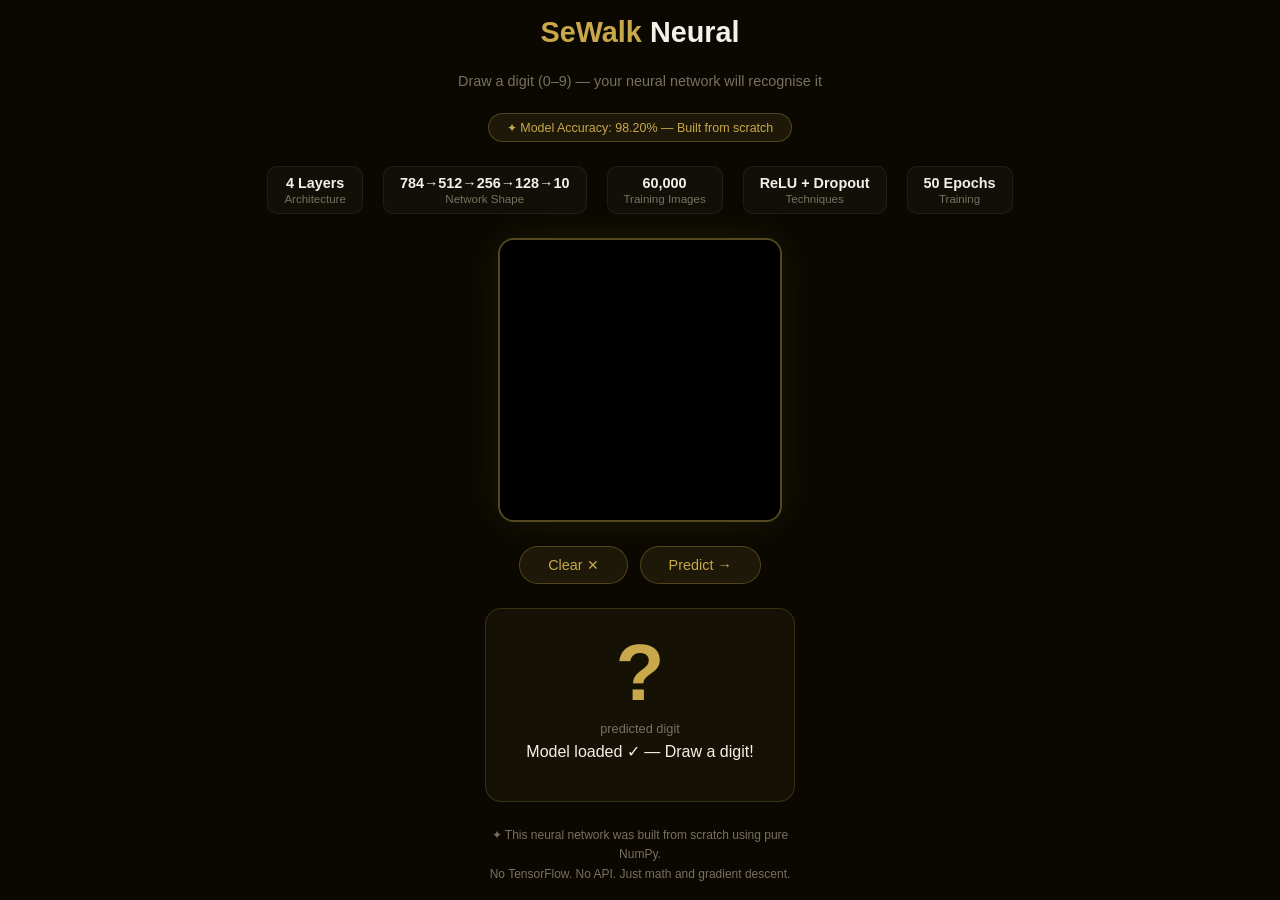
<file: public/neural.html>
<!DOCTYPE html>
<html lang="en">
<head>
<meta charset="UTF-8"/>
<title>SeWalk Neural — Draw a Digit</title>
<style>
  * { margin: 0; padding: 0; box-sizing: border-box; }
  body {
    background: #0a0800;
    color: #f5f0e8;
    font-family: 'Segoe UI', sans-serif;
    display: flex;
    flex-direction: column;
    align-items: center;
    justify-content: center;
    min-height: 100vh;
    gap: 24px;
  }
  h1 { color: #c9a84c; font-size: 1.8rem; }
  h1 span { color: #f5f0e8; }
  .subtitle { color: #7a7060; font-size: 0.9rem; }
  .accuracy-badge {
    background: rgba(201,168,76,0.1);
    border: 1px solid rgba(201,168,76,0.3);
    border-radius: 99px;
    padding: 6px 18px;
    font-size: 0.78rem;
    color: #c9a84c;
  }
  .canvas-wrap {
    border: 2px solid rgba(201,168,76,0.4);
    border-radius: 16px;
    overflow: hidden;
    box-shadow: 0 0 40px rgba(201,168,76,0.1);
  }
  canvas { display: block; cursor: crosshair; }
  .controls { display: flex; gap: 12px; }
  button {
    padding: 10px 28px;
    border-radius: 99px;
    border: 1px solid rgba(201,168,76,0.3);
    background: rgba(201,168,76,0.1);
    color: #c9a84c;
    font-size: 0.9rem;
    cursor: pointer;
    transition: all 0.2s;
  }
  button:hover { background: rgba(201,168,76,0.2); }
  .result-box {
    background: rgba(201,168,76,0.06);
    border: 1px solid rgba(201,168,76,0.2);
    border-radius: 16px;
    padding: 24px 40px;
    text-align: center;
    min-width: 300px;
  }
  .result-digit {
    font-size: 5rem;
    font-weight: 800;
    color: #c9a84c;
    line-height: 1;
  }
  .result-label { color: #7a7060; font-size: 0.8rem; margin-top: 8px; }
  .confidence { color: #f5f0e8; font-size: 1rem; margin-top: 6px; }
  .bars { margin-top: 16px; display: flex; flex-direction: column; gap: 5px; }
  .bar-row { display: flex; align-items: center; gap: 8px; font-size: 0.75rem; }
  .bar-label { width: 16px; color: #7a7060; text-align: right; }
  .bar-bg { flex: 1; height: 6px; background: rgba(255,255,255,0.06); border-radius: 99px; overflow: hidden; }
  .bar-fill { height: 100%; background: #c9a84c; border-radius: 99px; transition: width 0.3s; }
  .bar-fill.top { background: #e8c96a; }
  .bar-pct { width: 36px; color: #7a7060; font-size: 0.7rem; }
  .note {
    color: #7a7060; font-size: 0.75rem;
    text-align: center; max-width: 340px; line-height: 1.6;
  }
  .stats {
    display: flex; gap: 20px; flex-wrap: wrap; justify-content: center;
  }
  .stat-chip {
    background: rgba(255,255,255,0.03);
    border: 1px solid rgba(255,255,255,0.06);
    border-radius: 10px; padding: 8px 16px;
    font-size: 0.72rem; color: #7a7060; text-align: center;
  }
  .stat-chip strong { display: block; color: #f5f0e8; font-size: 0.9rem; margin-bottom: 2px; }
  .loading {
    color: #c9a84c; font-size: 0.85rem;
    display: flex; align-items: center; gap: 8px;
  }
  .loading-dot {
    width: 6px; height: 6px; border-radius: 50%;
    background: #c9a84c; animation: pulse 1s infinite;
  }
  @keyframes pulse { 0%,100% { opacity: 1; } 50% { opacity: 0.2; } }
</style>
</head>
<body>

<h1>SeWalk <span>Neural</span></h1>
<p class="subtitle">Draw a digit (0–9) — your neural network will recognise it</p>
<div class="accuracy-badge">✦ Model Accuracy: 98.20% — Built from scratch</div>

<div class="stats">
  <div class="stat-chip"><strong>4 Layers</strong>Architecture</div>
  <div class="stat-chip"><strong>784→512→256→128→10</strong>Network Shape</div>
  <div class="stat-chip"><strong>60,000</strong>Training Images</div>
  <div class="stat-chip"><strong>ReLU + Dropout</strong>Techniques</div>
  <div class="stat-chip"><strong>50 Epochs</strong>Training</div>
</div>

<div class="canvas-wrap">
  <canvas id="canvas" width="280" height="280"></canvas>
</div>

<div class="controls">
  <button onclick="clearCanvas()">Clear ✕</button>
  <button onclick="predict()">Predict →</button>
</div>

<div class="result-box">
  <div class="result-digit" id="resultDigit">?</div>
  <div class="result-label">predicted digit</div>
  <div class="confidence" id="resultConf">
    <span class="loading"><span class="loading-dot"></span>Loading model...</span>
  </div>
  <div class="bars" id="bars"></div>
</div>

<p class="note">
  ✦ This neural network was built from scratch using pure NumPy.<br/>
  No TensorFlow. No API. Just math and gradient descent.
</p>

<script>
// ── Canvas Drawing ────────────────────────────────────
const canvas = document.getElementById('canvas');
const ctx = canvas.getContext('2d');
ctx.fillStyle = 'black';
ctx.fillRect(0, 0, 280, 280);
ctx.strokeStyle = 'white';
ctx.lineWidth = 18;
ctx.lineCap = 'round';
ctx.lineJoin = 'round';

let drawing = false;
let lastX = 0, lastY = 0;

canvas.addEventListener('mousedown', e => {
  drawing = true;
  [lastX, lastY] = [e.offsetX, e.offsetY];
});
canvas.addEventListener('mousemove', e => {
  if (!drawing) return;
  ctx.beginPath();
  ctx.moveTo(lastX, lastY);
  ctx.lineTo(e.offsetX, e.offsetY);
  ctx.stroke();
  [lastX, lastY] = [e.offsetX, e.offsetY];
});
canvas.addEventListener('mouseup', () => { drawing = false; predict(); });
canvas.addEventListener('mouseleave', () => { drawing = false; });

// Touch support
canvas.addEventListener('touchstart', e => {
  e.preventDefault();
  const t = e.touches[0];
  const r = canvas.getBoundingClientRect();
  drawing = true;
  [lastX, lastY] = [t.clientX - r.left, t.clientY - r.top];
});
canvas.addEventListener('touchmove', e => {
  e.preventDefault();
  if (!drawing) return;
  const t = e.touches[0];
  const r = canvas.getBoundingClientRect();
  const x = t.clientX - r.left;
  const y = t.clientY - r.top;
  ctx.beginPath();
  ctx.moveTo(lastX, lastY);
  ctx.lineTo(x, y);
  ctx.stroke();
  [lastX, lastY] = [x, y];
});
canvas.addEventListener('touchend', () => { drawing = false; predict(); });

function clearCanvas() {
  ctx.fillStyle = 'black';
  ctx.fillRect(0, 0, 280, 280);
  document.getElementById('resultDigit').textContent = '?';
  document.getElementById('resultConf').textContent = 'Draw a digit and click Predict';
  document.getElementById('bars').innerHTML = '';
}

// ── Preprocess canvas → 28x28 ─────────────────────────
function getPixels() {
  const small = document.createElement('canvas');
  small.width = 28; small.height = 28;
  const sCtx = small.getContext('2d');
  sCtx.drawImage(canvas, 0, 0, 28, 28);
  const data = sCtx.getImageData(0, 0, 28, 28).data;
  const pixels = [];
  for (let i = 0; i < data.length; i += 4) {
    pixels.push(data[i] / 255.0);
  }
  return pixels;
}

// ── Neural Network ────────────────────────────────────
let W1 = null, W2 = null, W3 = null, W4 = null;

async function loadWeights() {
  try {
    document.getElementById('resultConf').innerHTML =
      '<span class="loading"><span class="loading-dot"></span>Loading model...</span>';
    const res = await fetch('weights_tiny.json');
    const data = await res.json();
    W1 = data.w1;
    W2 = data.w2;
    W3 = data.w3;
    W4 = data.w4;
    document.getElementById('resultConf').textContent = 'Model loaded ✓ — Draw a digit!';
    console.log('weights_tiny.json loaded ✓ — 4 layer network ready');
  } catch(e) {
    document.getElementById('resultConf').textContent = '⚠️ weights_tiny.json not found!';
  }
}

function relu(x) { return Math.max(0, x); }

function matMul(A, B) {
  const result = new Array(B[0].length).fill(0);
  for (let j = 0; j < B[0].length; j++) {
    for (let i = 0; i < A.length; i++) {
      result[j] += A[i] * B[i][j];
    }
  }
  return result;
}

function softmax(arr) {
  const max = Math.max(...arr);
  const exps = arr.map(x => Math.exp(x - max));
  const sum = exps.reduce((a, b) => a + b, 0);
  return exps.map(x => x / sum);
}

function predict() {
  if (!W1 || !W2 || !W3 || !W4) {
    loadWeights();
    return;
  }

  const pixels = getPixels();

  // Forward pass — 4 layers with ReLU
  const h1 = matMul(pixels, W1).map(relu);
  const h2 = matMul(h1, W2).map(relu);
  const h3 = matMul(h2, W3).map(relu);
  const output = softmax(matMul(h3, W4));

  const predicted = output.indexOf(Math.max(...output));
  const confidence = (Math.max(...output) * 100).toFixed(1);

  document.getElementById('resultDigit').textContent = predicted;
  document.getElementById('resultConf').textContent = `${confidence}% confident`;

  // Draw probability bars
  const barsEl = document.getElementById('bars');
  barsEl.innerHTML = '';
  const maxVal = Math.max(...output);
  output.forEach((prob, digit) => {
    const pct = (prob * 100).toFixed(1);
    const isTop = prob === maxVal;
    barsEl.innerHTML += `
      <div class="bar-row">
        <div class="bar-label">${digit}</div>
        <div class="bar-bg">
          <div class="bar-fill ${isTop ? 'top' : ''}" style="width:${pct}%"></div>
        </div>
        <div class="bar-pct">${pct}%</div>
      </div>`;
  });
}

loadWeights();
</script>
</body>
</html>
</file>
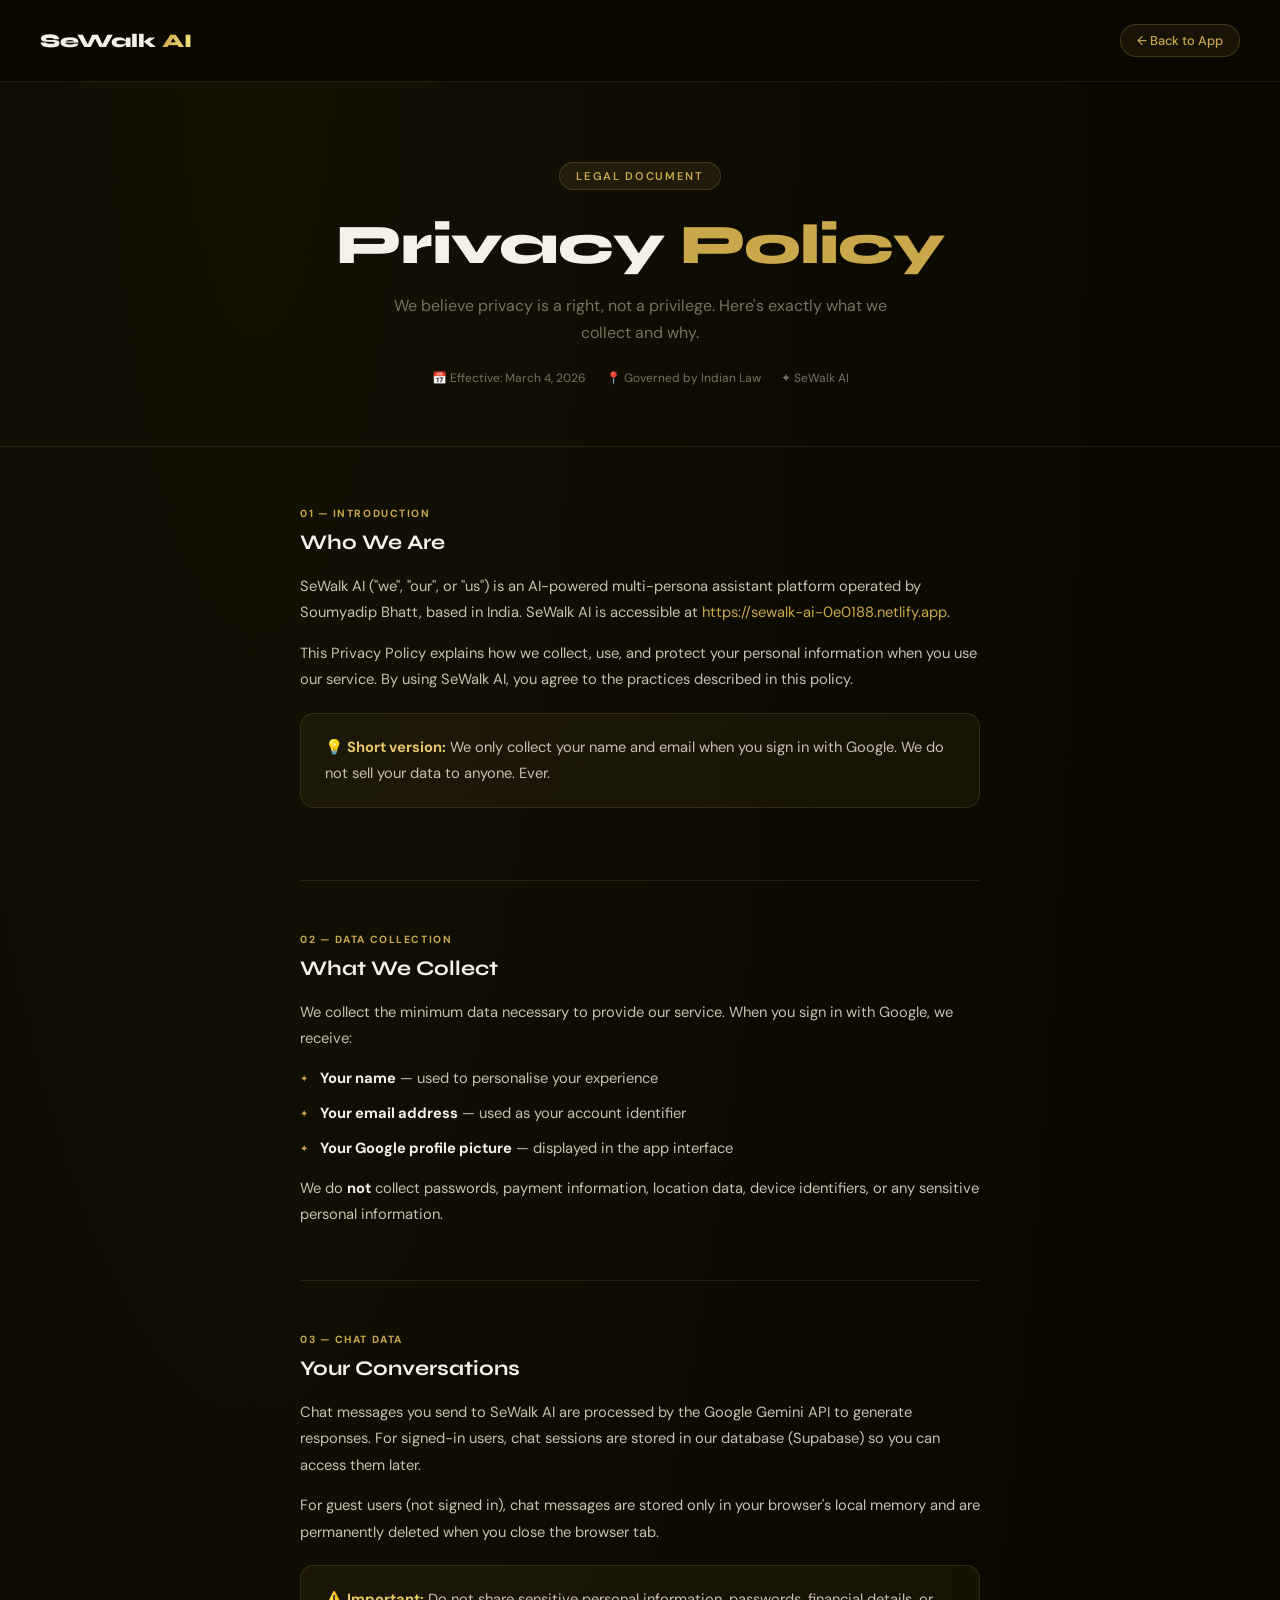
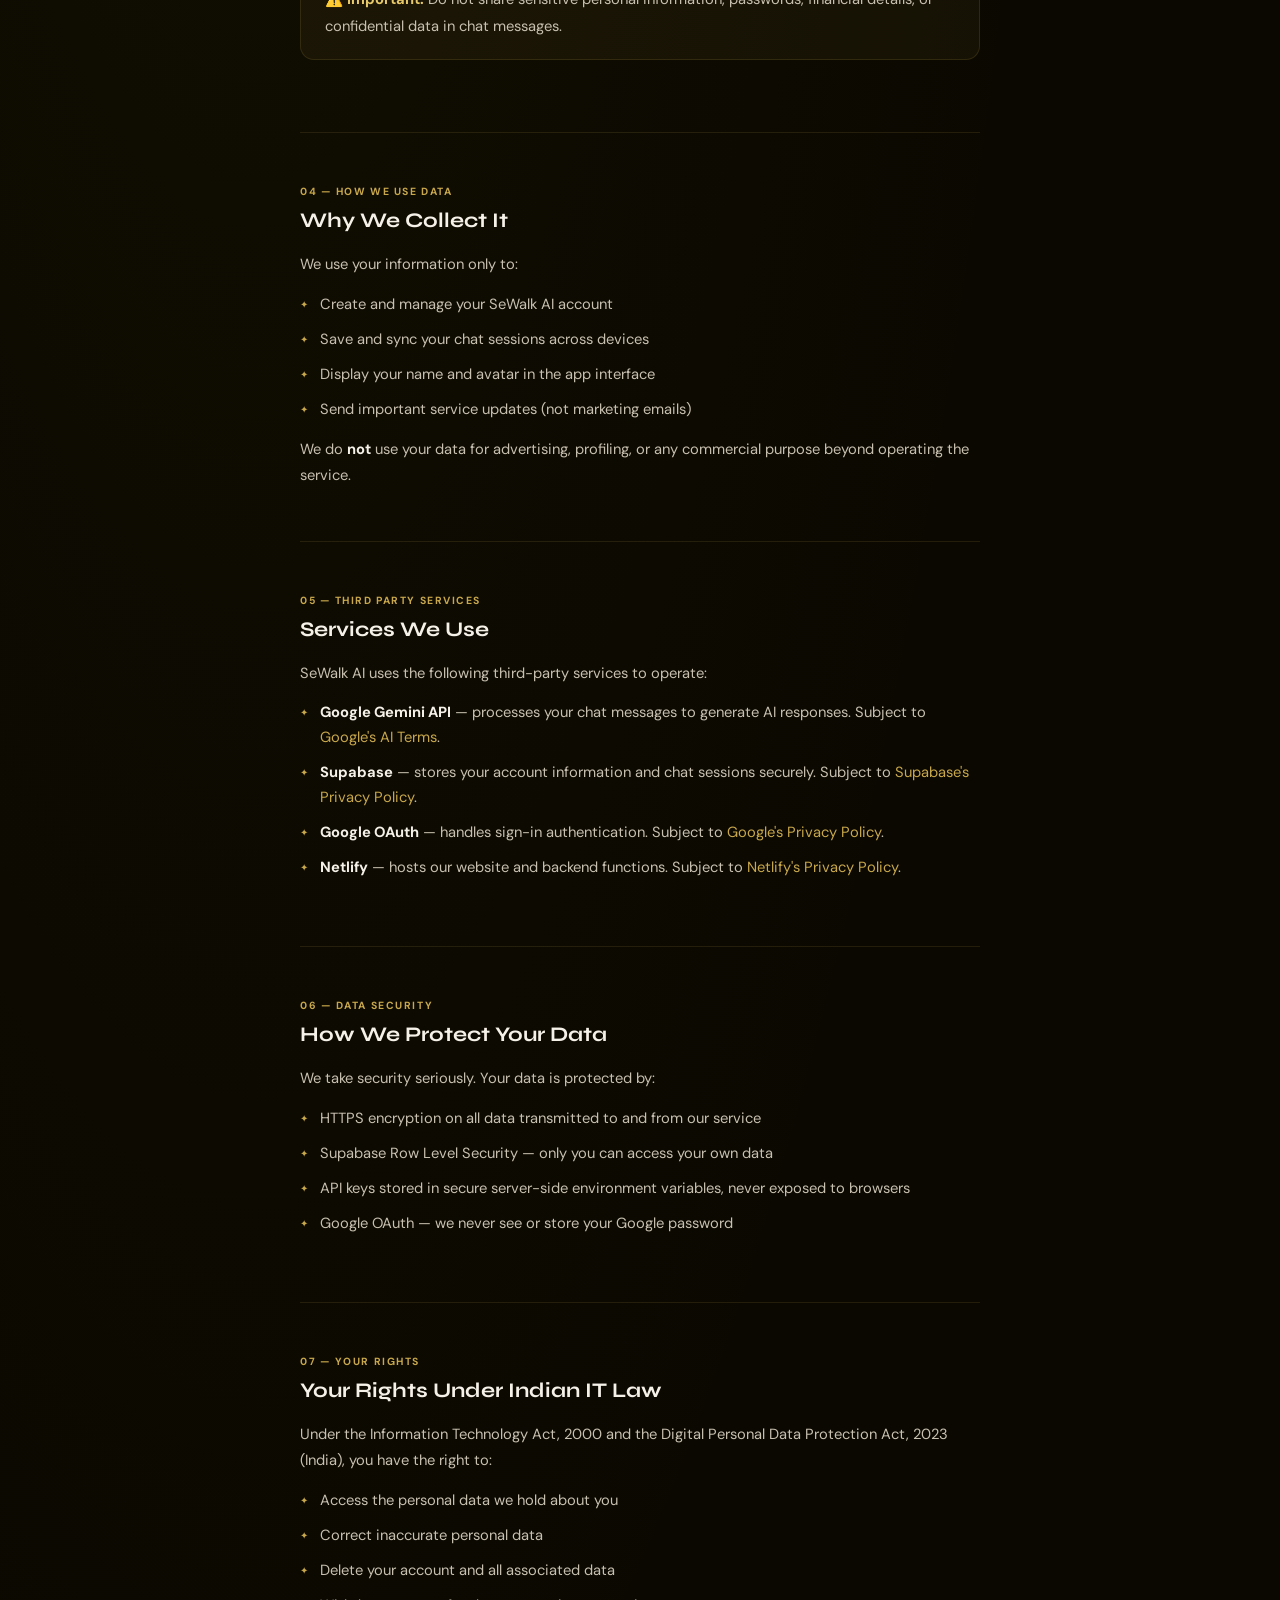
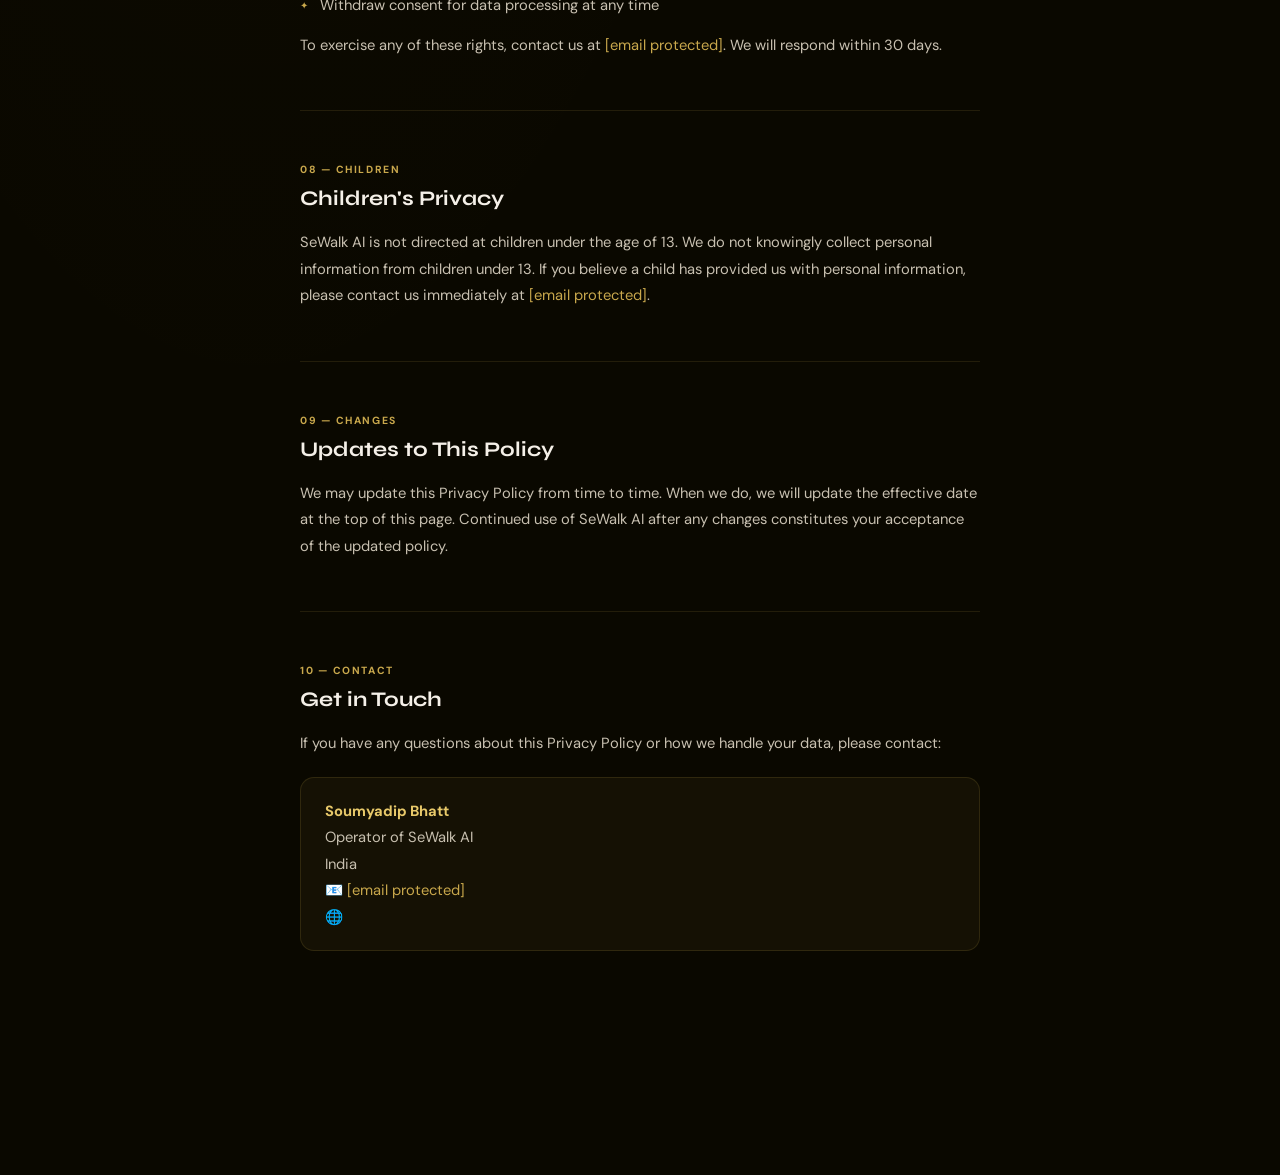
<file: public/privacy.html>
<!DOCTYPE html>
<html lang="en">
<head>
<meta charset="UTF-8"/>
<meta name="viewport" content="width=device-width, initial-scale=1.0"/>
<title>Privacy Policy — SeWalk AI</title>
<meta name="description" content="SeWalk AI Privacy Policy — how we collect, use and protect your data."/>
<link href="https://fonts.googleapis.com/css2?family=Syne:wght@400;600;800&family=DM+Sans:wght@300;400;500&display=swap" rel="stylesheet"/>
<style>
  *, *::before, *::after { box-sizing: border-box; margin: 0; padding: 0; }
  :root {
    --bg: #0a0800;
    --surface: #110f00;
    --border: rgba(201,168,76,0.13);
    --text: #f5f0e8;
    --muted: #7a7060;
    --accent: #c9a84c;
    --accent2: #e8c96a;
  }
  body {
    font-family: 'DM Sans', sans-serif;
    background: var(--bg);
    color: var(--text);
    min-height: 100vh;
    background-image: radial-gradient(ellipse at 20% 0%, rgba(201,168,76,0.05) 0%, transparent 60%);
  }
  header {
    padding: 24px 40px;
    border-bottom: 1px solid var(--border);
    background: rgba(10,8,0,0.92);
    backdrop-filter: blur(20px);
    position: sticky; top: 0; z-index: 10;
    display: flex; align-items: center; justify-content: space-between;
  }
  .logo {
    font-family: 'Syne', sans-serif;
    font-weight: 800; font-size: 1.2rem;
  }
  .logo span {
    background: linear-gradient(90deg, #c9a84c 0%, #f5e17a 50%, #c9a84c 100%);
    background-size: 200% auto;
    -webkit-background-clip: text; -webkit-text-fill-color: transparent;
    background-clip: text;
    animation: shimmer 4s linear infinite;
  }
  @keyframes shimmer { to { background-position: 200% center; } }
  .back-btn {
    display: flex; align-items: center; gap: 6px;
    color: var(--accent); font-size: 0.8rem; font-weight: 500;
    text-decoration: none; border: 1px solid rgba(201,168,76,0.25);
    padding: 7px 16px; border-radius: 99px;
    transition: all 0.2s; background: rgba(201,168,76,0.08);
  }
  .back-btn:hover { background: rgba(201,168,76,0.15); }

  .hero {
    text-align: center;
    padding: 80px 40px 60px;
    border-bottom: 1px solid var(--border);
  }
  .hero-badge {
    display: inline-block;
    font-size: 0.7rem; font-weight: 600; letter-spacing: 0.15em;
    text-transform: uppercase; color: var(--accent);
    background: rgba(201,168,76,0.1); border: 1px solid rgba(201,168,76,0.2);
    padding: 6px 16px; border-radius: 99px; margin-bottom: 24px;
  }
  .hero h1 {
    font-family: 'Syne', sans-serif;
    font-size: clamp(2rem, 5vw, 3.5rem);
    font-weight: 800; letter-spacing: -1px;
    margin-bottom: 16px; line-height: 1.1;
  }
  .hero h1 span { color: var(--accent); }
  .hero p {
    font-size: 1rem; color: var(--muted);
    max-width: 500px; margin: 0 auto 24px;
    line-height: 1.7;
  }
  .hero-meta {
    font-size: 0.75rem; color: var(--muted);
    display: flex; align-items: center; justify-content: center; gap: 20px;
    flex-wrap: wrap;
  }
  .hero-meta span { display: flex; align-items: center; gap: 6px; }

  .content {
    max-width: 760px; margin: 0 auto;
    padding: 60px 40px 100px;
  }
  .section {
    margin-bottom: 52px;
    padding-bottom: 52px;
    border-bottom: 1px solid var(--border);
  }
  .section:last-child { border-bottom: none; }
  .section-number {
    font-size: 0.65rem; font-weight: 700; letter-spacing: 0.15em;
    text-transform: uppercase; color: var(--accent);
    margin-bottom: 10px;
  }
  .section h2 {
    font-family: 'Syne', sans-serif;
    font-size: 1.3rem; font-weight: 700;
    margin-bottom: 18px; color: var(--text);
  }
  .section p {
    font-size: 0.92rem; line-height: 1.8;
    color: #c8c0b0; margin-bottom: 14px;
  }
  .section p:last-child { margin-bottom: 0; }
  .section ul {
    list-style: none; padding: 0;
    display: flex; flex-direction: column; gap: 10px;
    margin-bottom: 14px;
  }
  .section ul li {
    font-size: 0.92rem; line-height: 1.7;
    color: #c8c0b0; padding-left: 20px; position: relative;
  }
  .section ul li::before {
    content: '✦';
    position: absolute; left: 0;
    color: var(--accent); font-size: 0.6rem;
    top: 5px;
  }
  .highlight-box {
    background: rgba(201,168,76,0.06);
    border: 1px solid rgba(201,168,76,0.15);
    border-radius: 14px; padding: 20px 24px;
    margin: 20px 0;
  }
  .highlight-box p { margin-bottom: 0; }
  a { color: var(--accent); text-decoration: none; }
  a:hover { text-decoration: underline; }

  footer {
    text-align: center;
    padding: 32px 40px;
    border-top: 1px solid var(--border);
    font-size: 0.75rem; color: var(--muted);
  }
  footer a { color: var(--accent); }

  @media (max-width: 600px) {
    header { padding: 18px 20px; }
    .hero { padding: 50px 20px 40px; }
    .content { padding: 40px 20px 80px; }
    footer { padding: 24px 20px; }
  }
</style>
</head>
<body>

<header>
  <div class="logo">SeWalk <span>AI</span></div>
  <a href="https://sewalk-ai-0e0188.netlify.app" class="back-btn">← Back to App</a>
</header>

<div class="hero">
  <div class="hero-badge">Legal Document</div>
  <h1>Privacy <span>Policy</span></h1>
  <p>We believe privacy is a right, not a privilege. Here's exactly what we collect and why.</p>
  <div class="hero-meta">
    <span>📅 Effective: March 4, 2026</span>
    <span>📍 Governed by Indian Law</span>
    <span>✦ SeWalk AI</span>
  </div>
</div>

<div class="content">

  <div class="section">
    <div class="section-number">01 — Introduction</div>
    <h2>Who We Are</h2>
    <p>SeWalk AI ("we", "our", or "us") is an AI-powered multi-persona assistant platform operated by Soumyadip Bhatt, based in India. SeWalk AI is accessible at <a href="https://sewalk-ai-0e0188.netlify.app">https://sewalk-ai-0e0188.netlify.app</a>.</p>
    <p>This Privacy Policy explains how we collect, use, and protect your personal information when you use our service. By using SeWalk AI, you agree to the practices described in this policy.</p>
    <div class="highlight-box">
      <p>💡 <strong style="color:#e8c96a;">Short version:</strong> We only collect your name and email when you sign in with Google. We do not sell your data to anyone. Ever.</p>
    </div>
  </div>

  <div class="section">
    <div class="section-number">02 — Data Collection</div>
    <h2>What We Collect</h2>
    <p>We collect the minimum data necessary to provide our service. When you sign in with Google, we receive:</p>
    <ul>
      <li><strong style="color:#f5f0e8;">Your name</strong> — used to personalise your experience</li>
      <li><strong style="color:#f5f0e8;">Your email address</strong> — used as your account identifier</li>
      <li><strong style="color:#f5f0e8;">Your Google profile picture</strong> — displayed in the app interface</li>
    </ul>
    <p>We do <strong style="color:#f5f0e8;">not</strong> collect passwords, payment information, location data, device identifiers, or any sensitive personal information.</p>
  </div>

  <div class="section">
    <div class="section-number">03 — Chat Data</div>
    <h2>Your Conversations</h2>
    <p>Chat messages you send to SeWalk AI are processed by the Google Gemini API to generate responses. For signed-in users, chat sessions are stored in our database (Supabase) so you can access them later.</p>
    <p>For guest users (not signed in), chat messages are stored only in your browser's local memory and are permanently deleted when you close the browser tab.</p>
    <div class="highlight-box">
      <p>⚠️ <strong style="color:#e8c96a;">Important:</strong> Do not share sensitive personal information, passwords, financial details, or confidential data in chat messages.</p>
    </div>
  </div>

  <div class="section">
    <div class="section-number">04 — How We Use Data</div>
    <h2>Why We Collect It</h2>
    <p>We use your information only to:</p>
    <ul>
      <li>Create and manage your SeWalk AI account</li>
      <li>Save and sync your chat sessions across devices</li>
      <li>Display your name and avatar in the app interface</li>
      <li>Send important service updates (not marketing emails)</li>
    </ul>
    <p>We do <strong style="color:#f5f0e8;">not</strong> use your data for advertising, profiling, or any commercial purpose beyond operating the service.</p>
  </div>

  <div class="section">
    <div class="section-number">05 — Third Party Services</div>
    <h2>Services We Use</h2>
    <p>SeWalk AI uses the following third-party services to operate:</p>
    <ul>
      <li><strong style="color:#f5f0e8;">Google Gemini API</strong> — processes your chat messages to generate AI responses. Subject to <a href="https://ai.google.dev/terms" target="_blank">Google's AI Terms</a>.</li>
      <li><strong style="color:#f5f0e8;">Supabase</strong> — stores your account information and chat sessions securely. Subject to <a href="https://supabase.com/privacy" target="_blank">Supabase's Privacy Policy</a>.</li>
      <li><strong style="color:#f5f0e8;">Google OAuth</strong> — handles sign-in authentication. Subject to <a href="https://policies.google.com/privacy" target="_blank">Google's Privacy Policy</a>.</li>
      <li><strong style="color:#f5f0e8;">Netlify</strong> — hosts our website and backend functions. Subject to <a href="https://www.netlify.com/privacy/" target="_blank">Netlify's Privacy Policy</a>.</li>
    </ul>
  </div>

  <div class="section">
    <div class="section-number">06 — Data Security</div>
    <h2>How We Protect Your Data</h2>
    <p>We take security seriously. Your data is protected by:</p>
    <ul>
      <li>HTTPS encryption on all data transmitted to and from our service</li>
      <li>Supabase Row Level Security — only you can access your own data</li>
      <li>API keys stored in secure server-side environment variables, never exposed to browsers</li>
      <li>Google OAuth — we never see or store your Google password</li>
    </ul>
  </div>

  <div class="section">
    <div class="section-number">07 — Your Rights</div>
    <h2>Your Rights Under Indian IT Law</h2>
    <p>Under the Information Technology Act, 2000 and the Digital Personal Data Protection Act, 2023 (India), you have the right to:</p>
    <ul>
      <li>Access the personal data we hold about you</li>
      <li>Correct inaccurate personal data</li>
      <li>Delete your account and all associated data</li>
      <li>Withdraw consent for data processing at any time</li>
    </ul>
    <p>To exercise any of these rights, contact us at <a href="/cdn-cgi/l/email-protection#640b1001001005080f17240309050d084a070b09"><span class="__cf_email__" data-cfemail="ea859e8f8e9e8b868199aa8d878b8386c4898587">[email&#160;protected]</span></a>. We will respond within 30 days.</p>
  </div>

  <div class="section">
    <div class="section-number">08 — Children</div>
    <h2>Children's Privacy</h2>
    <p>SeWalk AI is not directed at children under the age of 13. We do not knowingly collect personal information from children under 13. If you believe a child has provided us with personal information, please contact us immediately at <a href="/cdn-cgi/l/email-protection#cea1baabaabaafa2a5bd8ea9a3afa7a2e0ada1a3"><span class="__cf_email__" data-cfemail="610e15040515000d0a1221060c00080d4f020e0c">[email&#160;protected]</span></a>.</p>
  </div>

  <div class="section">
    <div class="section-number">09 — Changes</div>
    <h2>Updates to This Policy</h2>
    <p>We may update this Privacy Policy from time to time. When we do, we will update the effective date at the top of this page. Continued use of SeWalk AI after any changes constitutes your acceptance of the updated policy.</p>
  </div>

  <div class="section">
    <div class="section-number">10 — Contact</div>
    <h2>Get in Touch</h2>
    <p>If you have any questions about this Privacy Policy or how we handle your data, please contact:</p>
    <div class="highlight-box">
      <p><strong style="color:#e8c96a;">Soumyadip Bhatt</strong><br/>
      Operator of SeWalk AI<br/>
      India<br/>
      📧 <a href="/cdn-cgi/l/email-protection#fe918a9b9a8a9f92958dbe99939f9792d09d9193"><span class="__cf_email__" data-cfemail="80eff4e5e4f4e1ecebf3c0e7ede1e9ecaee3efed">[email&#160;protected]</span></a><br/>
      🌐 <a href="https://sewal
</file>
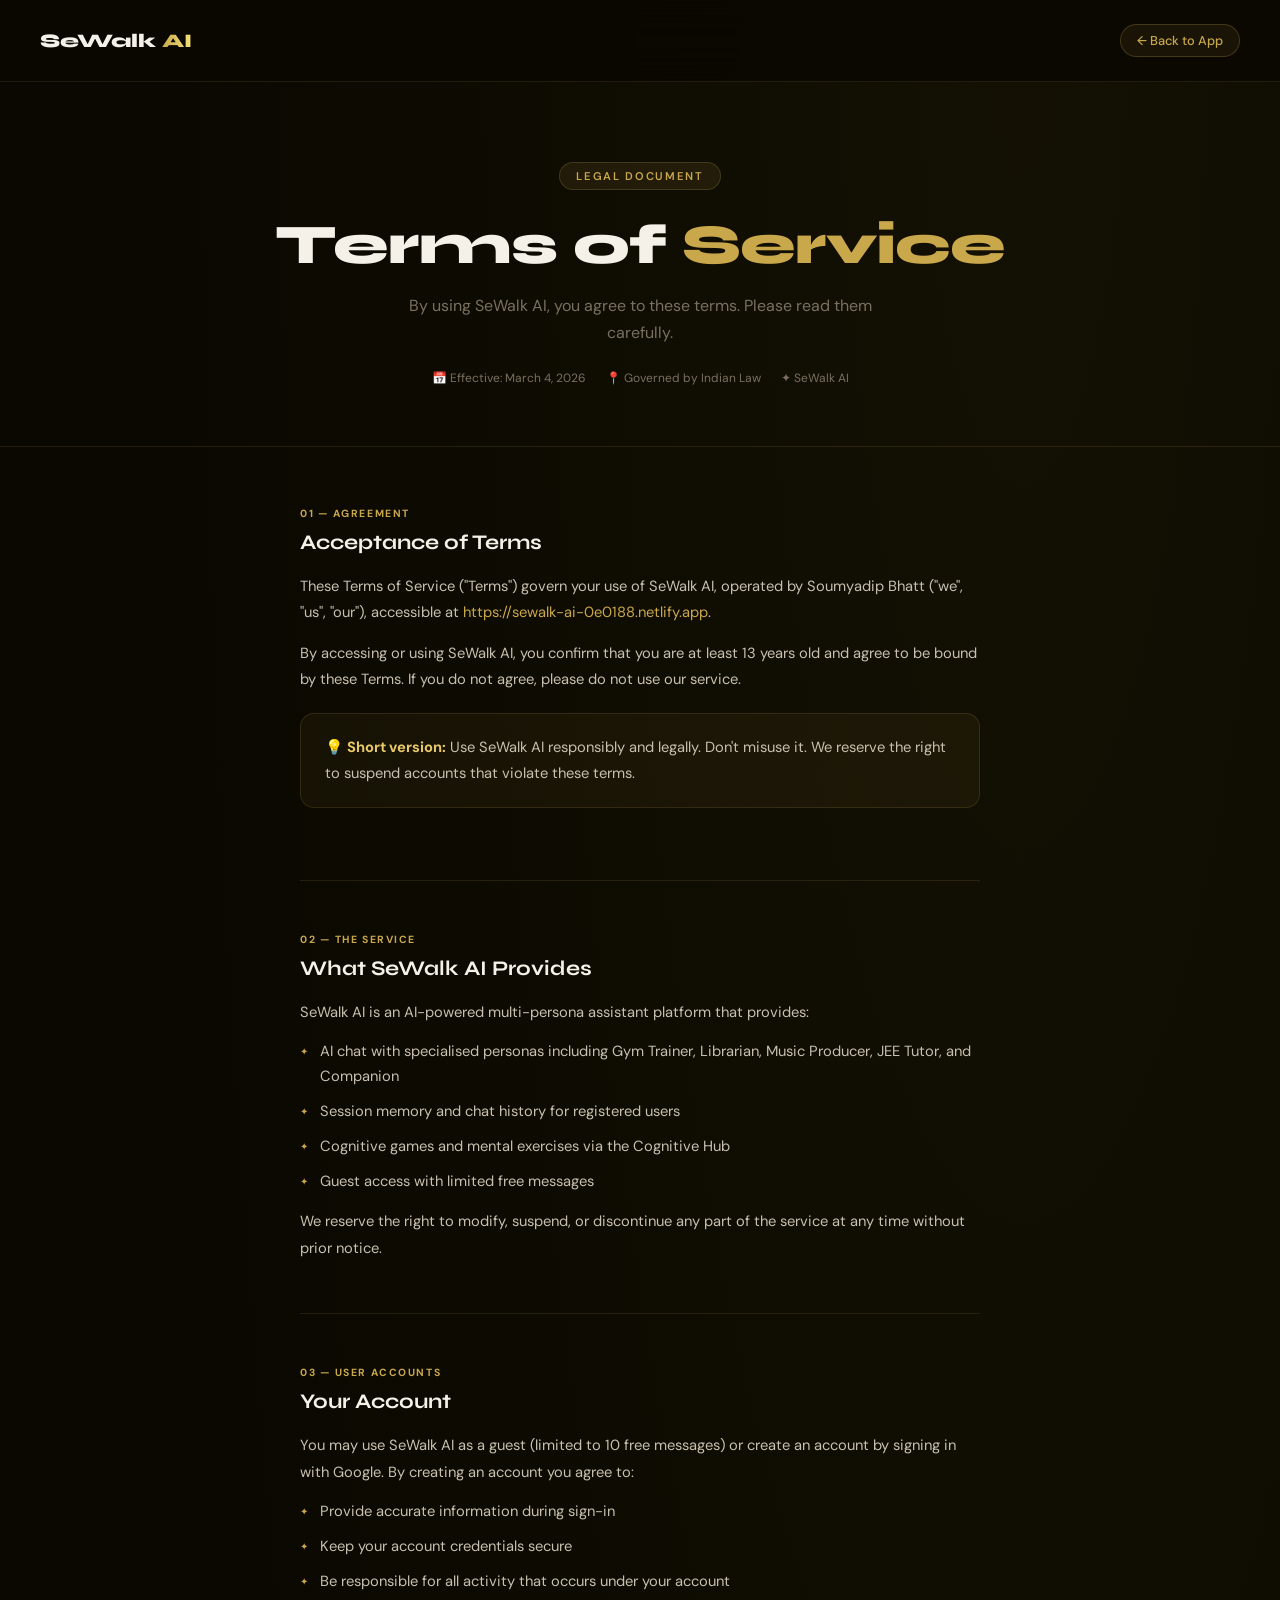
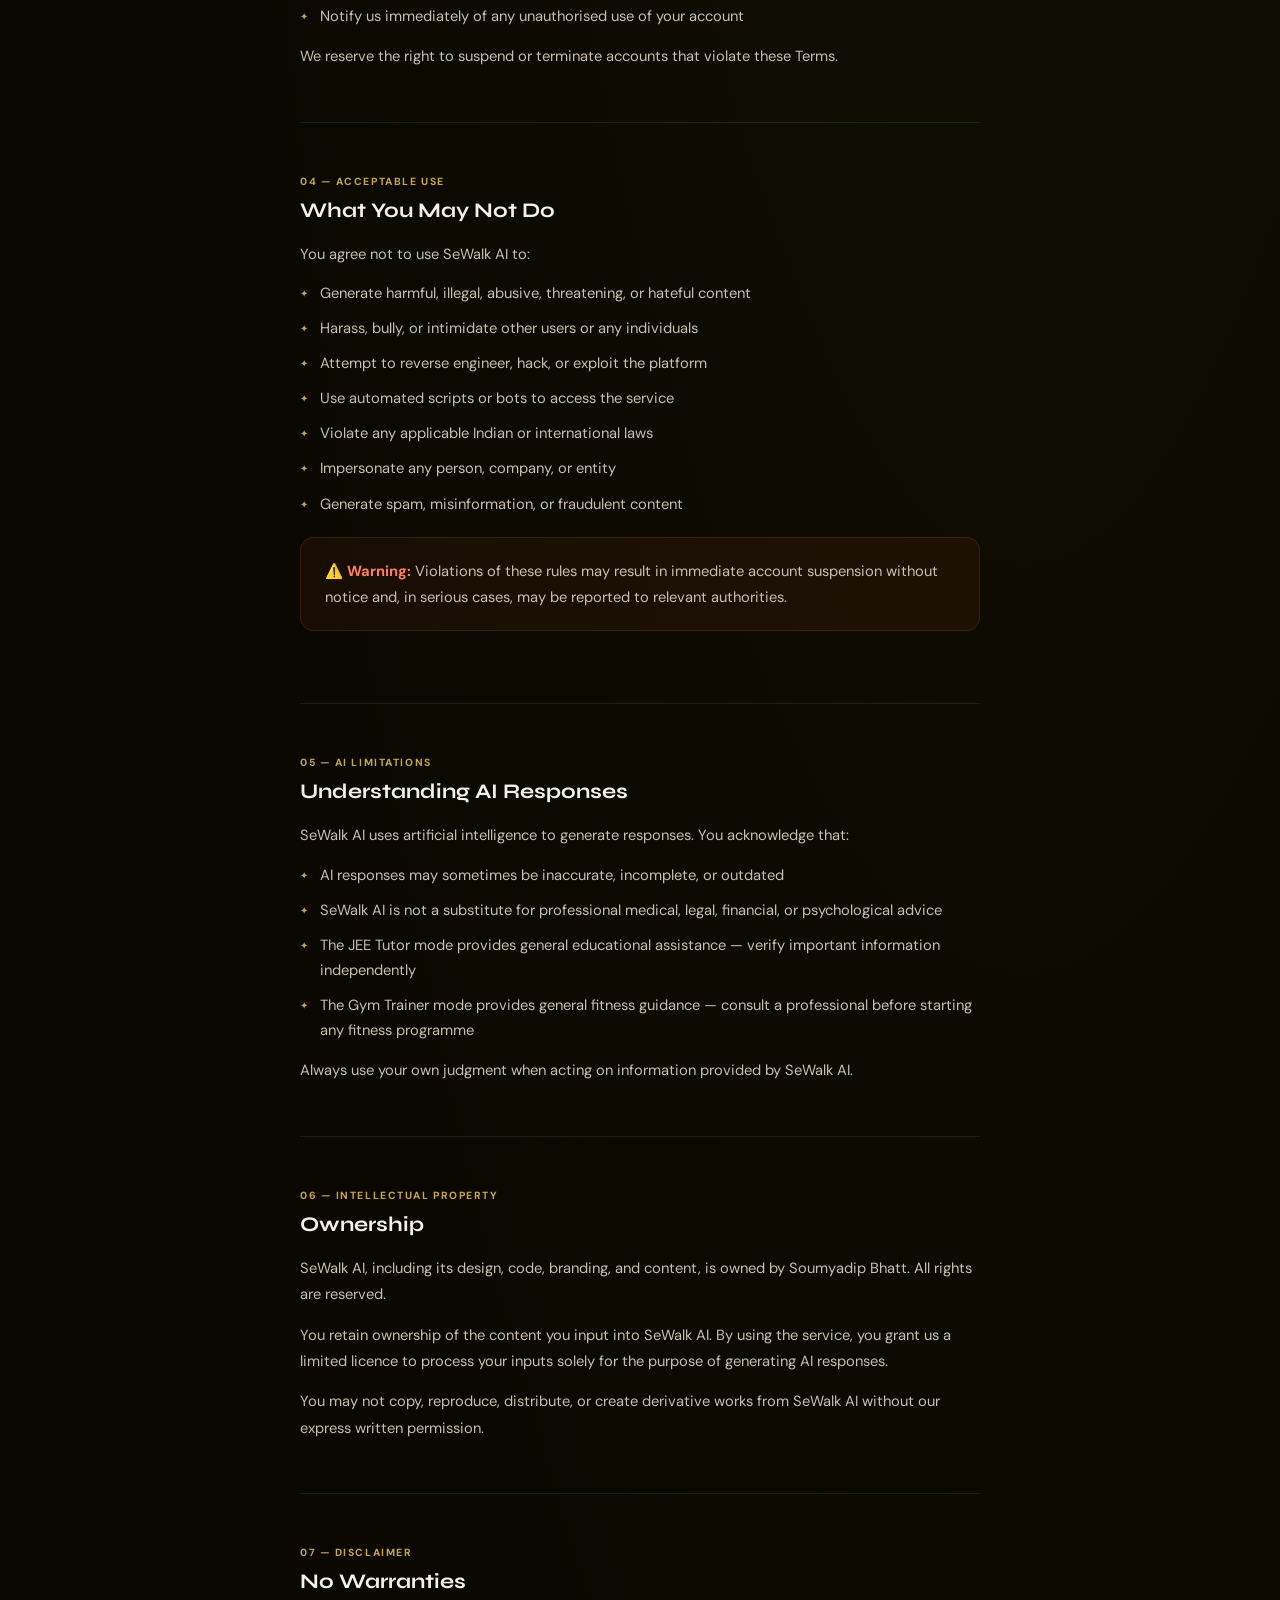
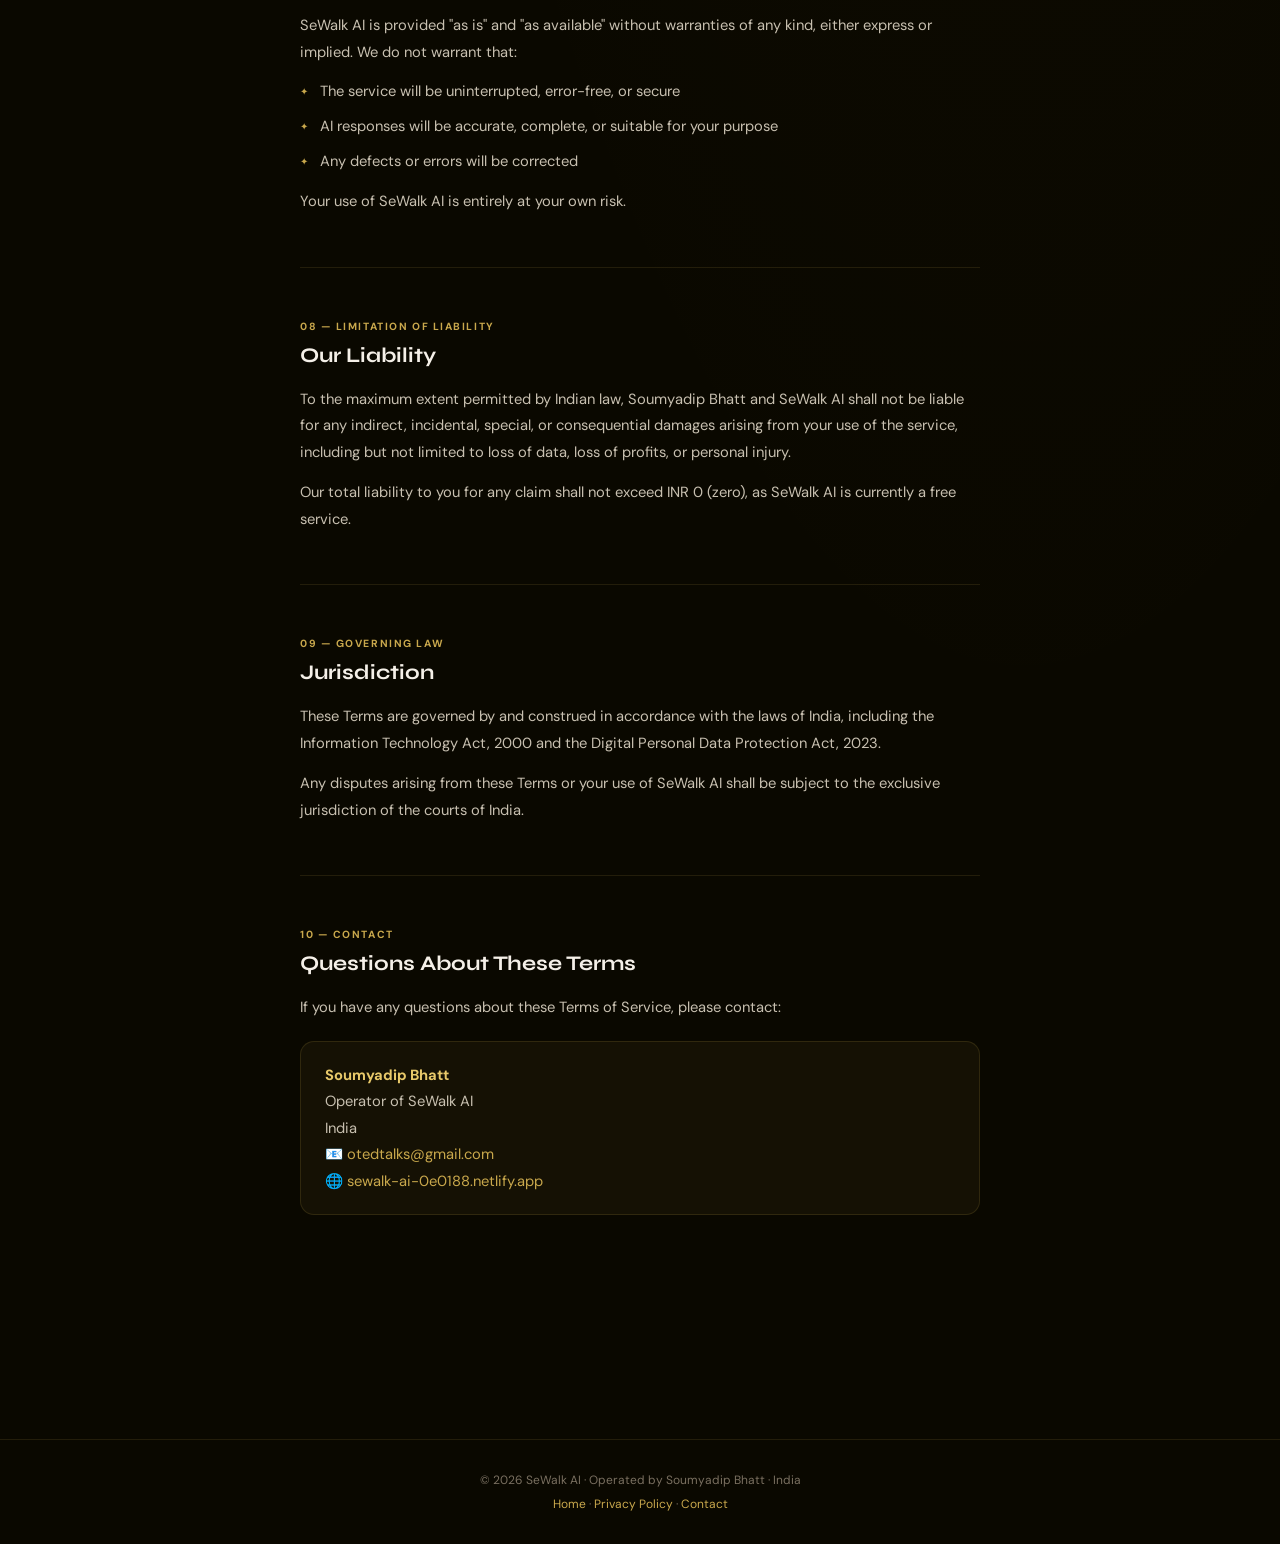
<file: public/terms.html>
<!DOCTYPE html>
<html lang="en">
<head>
<meta charset="UTF-8"/>
<meta name="viewport" content="width=device-width, initial-scale=1.0"/>
<title>Terms of Service — SeWalk AI</title>
<meta name="description" content="SeWalk AI Terms of Service — rules and guidelines for using our platform."/>
<link href="https://fonts.googleapis.com/css2?family=Syne:wght@400;600;800&family=DM+Sans:wght@300;400;500&display=swap" rel="stylesheet"/>
<style>
  *, *::before, *::after { box-sizing: border-box; margin: 0; padding: 0; }
  :root {
    --bg: #0a0800;
    --surface: #110f00;
    --border: rgba(201,168,76,0.13);
    --text: #f5f0e8;
    --muted: #7a7060;
    --accent: #c9a84c;
    --accent2: #e8c96a;
  }
  body {
    font-family: 'DM Sans', sans-serif;
    background: var(--bg);
    color: var(--text);
    min-height: 100vh;
    background-image: radial-gradient(ellipse at 80% 0%, rgba(201,168,76,0.05) 0%, transparent 60%);
  }
  header {
    padding: 24px 40px;
    border-bottom: 1px solid var(--border);
    background: rgba(10,8,0,0.92);
    backdrop-filter: blur(20px);
    position: sticky; top: 0; z-index: 10;
    display: flex; align-items: center; justify-content: space-between;
  }
  .logo { font-family: 'Syne', sans-serif; font-weight: 800; font-size: 1.2rem; }
  .logo span {
    background: linear-gradient(90deg, #c9a84c 0%, #f5e17a 50%, #c9a84c 100%);
    background-size: 200% auto;
    -webkit-background-clip: text; -webkit-text-fill-color: transparent;
    background-clip: text; animation: shimmer 4s linear infinite;
  }
  @keyframes shimmer { to { background-position: 200% center; } }
  .back-btn {
    display: flex; align-items: center; gap: 6px;
    color: var(--accent); font-size: 0.8rem; font-weight: 500;
    text-decoration: none; border: 1px solid rgba(201,168,76,0.25);
    padding: 7px 16px; border-radius: 99px;
    transition: all 0.2s; background: rgba(201,168,76,0.08);
  }
  .back-btn:hover { background: rgba(201,168,76,0.15); }
  .hero {
    text-align: center;
    padding: 80px 40px 60px;
    border-bottom: 1px solid var(--border);
  }
  .hero-badge {
    display: inline-block;
    font-size: 0.7rem; font-weight: 600; letter-spacing: 0.15em;
    text-transform: uppercase; color: var(--accent);
    background: rgba(201,168,76,0.1); border: 1px solid rgba(201,168,76,0.2);
    padding: 6px 16px; border-radius: 99px; margin-bottom: 24px;
  }
  .hero h1 {
    font-family: 'Syne', sans-serif;
    font-size: clamp(2rem, 5vw, 3.5rem);
    font-weight: 800; letter-spacing: -1px;
    margin-bottom: 16px; line-height: 1.1;
  }
  .hero h1 span { color: var(--accent); }
  .hero p { font-size: 1rem; color: var(--muted); max-width: 500px; margin: 0 auto 24px; line-height: 1.7; }
  .hero-meta {
    font-size: 0.75rem; color: var(--muted);
    display: flex; align-items: center; justify-content: center; gap: 20px; flex-wrap: wrap;
  }
  .content { max-width: 760px; margin: 0 auto; padding: 60px 40px 100px; }
  .section { margin-bottom: 52px; padding-bottom: 52px; border-bottom: 1px solid var(--border); }
  .section:last-child { border-bottom: none; }
  .section-number { font-size: 0.65rem; font-weight: 700; letter-spacing: 0.15em; text-transform: uppercase; color: var(--accent); margin-bottom: 10px; }
  .section h2 { font-family: 'Syne', sans-serif; font-size: 1.3rem; font-weight: 700; margin-bottom: 18px; }
  .section p { font-size: 0.92rem; line-height: 1.8; color: #c8c0b0; margin-bottom: 14px; }
  .section p:last-child { margin-bottom: 0; }
  .section ul { list-style: none; padding: 0; display: flex; flex-direction: column; gap: 10px; margin-bottom: 14px; }
  .section ul li { font-size: 0.92rem; line-height: 1.7; color: #c8c0b0; padding-left: 20px; position: relative; }
  .section ul li::before { content: '✦'; position: absolute; left: 0; color: var(--accent); font-size: 0.6rem; top: 5px; }
  .highlight-box { background: rgba(201,168,76,0.06); border: 1px solid rgba(201,168,76,0.15); border-radius: 14px; padding: 20px 24px; margin: 20px 0; }
  .highlight-box p { margin-bottom: 0; }
  .warning-box { background: rgba(255,100,50,0.06); border: 1px solid rgba(255,100,50,0.15); border-radius: 14px; padding: 20px 24px; margin: 20px 0; }
  .warning-box p { margin-bottom: 0; color: #c8c0b0; }
  a { color: var(--accent); text-decoration: none; }
  a:hover { text-decoration: underline; }
  footer { text-align: center; padding: 32px 40px; border-top: 1px solid var(--border); font-size: 0.75rem; color: var(--muted); }
  footer a { color: var(--accent); }
  @media (max-width: 600px) {
    header { padding: 18px 20px; }
    .hero { padding: 50px 20px 40px; }
    .content { padding: 40px 20px 80px; }
  }
</style>
</head>
<body>

<header>
  <div class="logo">SeWalk <span>AI</span></div>
  <a href="https://sewalk-ai-0e0188.netlify.app" class="back-btn">← Back to App</a>
</header>

<div class="hero">
  <div class="hero-badge">Legal Document</div>
  <h1>Terms of <span>Service</span></h1>
  <p>By using SeWalk AI, you agree to these terms. Please read them carefully.</p>
  <div class="hero-meta">
    <span>📅 Effective: March 4, 2026</span>
    <span>📍 Governed by Indian Law</span>
    <span>✦ SeWalk AI</span>
  </div>
</div>

<div class="content">

  <div class="section">
    <div class="section-number">01 — Agreement</div>
    <h2>Acceptance of Terms</h2>
    <p>These Terms of Service ("Terms") govern your use of SeWalk AI, operated by Soumyadip Bhatt ("we", "us", "our"), accessible at <a href="https://sewalk-ai-0e0188.netlify.app">https://sewalk-ai-0e0188.netlify.app</a>.</p>
    <p>By accessing or using SeWalk AI, you confirm that you are at least 13 years old and agree to be bound by these Terms. If you do not agree, please do not use our service.</p>
    <div class="highlight-box">
      <p>💡 <strong style="color:#e8c96a;">Short version:</strong> Use SeWalk AI responsibly and legally. Don't misuse it. We reserve the right to suspend accounts that violate these terms.</p>
    </div>
  </div>

  <div class="section">
    <div class="section-number">02 — The Service</div>
    <h2>What SeWalk AI Provides</h2>
    <p>SeWalk AI is an AI-powered multi-persona assistant platform that provides:</p>
    <ul>
      <li>AI chat with specialised personas including Gym Trainer, Librarian, Music Producer, JEE Tutor, and Companion</li>
      <li>Session memory and chat history for registered users</li>
      <li>Cognitive games and mental exercises via the Cognitive Hub</li>
      <li>Guest access with limited free messages</li>
    </ul>
    <p>We reserve the right to modify, suspend, or discontinue any part of the service at any time without prior notice.</p>
  </div>

  <div class="section">
    <div class="section-number">03 — User Accounts</div>
    <h2>Your Account</h2>
    <p>You may use SeWalk AI as a guest (limited to 10 free messages) or create an account by signing in with Google. By creating an account you agree to:</p>
    <ul>
      <li>Provide accurate information during sign-in</li>
      <li>Keep your account credentials secure</li>
      <li>Be responsible for all activity that occurs under your account</li>
      <li>Notify us immediately of any unauthorised use of your account</li>
    </ul>
    <p>We reserve the right to suspend or terminate accounts that violate these Terms.</p>
  </div>

  <div class="section">
    <div class="section-number">04 — Acceptable Use</div>
    <h2>What You May Not Do</h2>
    <p>You agree not to use SeWalk AI to:</p>
    <ul>
      <li>Generate harmful, illegal, abusive, threatening, or hateful content</li>
      <li>Harass, bully, or intimidate other users or any individuals</li>
      <li>Attempt to reverse engineer, hack, or exploit the platform</li>
      <li>Use automated scripts or bots to access the service</li>
      <li>Violate any applicable Indian or international laws</li>
      <li>Impersonate any person, company, or entity</li>
      <li>Generate spam, misinformation, or fraudulent content</li>
    </ul>
    <div class="warning-box">
      <p>⚠️ <strong style="color:#ff8060;">Warning:</strong> Violations of these rules may result in immediate account suspension without notice and, in serious cases, may be reported to relevant authorities.</p>
    </div>
  </div>

  <div class="section">
    <div class="section-number">05 — AI Limitations</div>
    <h2>Understanding AI Responses</h2>
    <p>SeWalk AI uses artificial intelligence to generate responses. You acknowledge that:</p>
    <ul>
      <li>AI responses may sometimes be inaccurate, incomplete, or outdated</li>
      <li>SeWalk AI is not a substitute for professional medical, legal, financial, or psychological advice</li>
      <li>The JEE Tutor mode provides general educational assistance — verify important information independently</li>
      <li>The Gym Trainer mode provides general fitness guidance — consult a professional before starting any fitness programme</li>
    </ul>
    <p>Always use your own judgment when acting on information provided by SeWalk AI.</p>
  </div>

  <div class="section">
    <div class="section-number">06 — Intellectual Property</div>
    <h2>Ownership</h2>
    <p>SeWalk AI, including its design, code, branding, and content, is owned by Soumyadip Bhatt. All rights are reserved.</p>
    <p>You retain ownership of the content you input into SeWalk AI. By using the service, you grant us a limited licence to process your inputs solely for the purpose of generating AI responses.</p>
    <p>You may not copy, reproduce, distribute, or create derivative works from SeWalk AI without our express written permission.</p>
  </div>

  <div class="section">
    <div class="section-number">07 — Disclaimer</div>
    <h2>No Warranties</h2>
    <p>SeWalk AI is provided "as is" and "as available" without warranties of any kind, either express or implied. We do not warrant that:</p>
    <ul>
      <li>The service will be uninterrupted, error-free, or secure</li>
      <li>AI responses will be accurate, complete, or suitable for your purpose</li>
      <li>Any defects or errors will be corrected</li>
    </ul>
    <p>Your use of SeWalk AI is entirely at your own risk.</p>
  </div>

  <div class="section">
    <div class="section-number">08 — Limitation of Liability</div>
    <h2>Our Liability</h2>
    <p>To the maximum extent permitted by Indian law, Soumyadip Bhatt and SeWalk AI shall not be liable for any indirect, incidental, special, or consequential damages arising from your use of the service, including but not limited to loss of data, loss of profits, or personal injury.</p>
    <p>Our total liability to you for any claim shall not exceed INR 0 (zero), as SeWalk AI is currently a free service.</p>
  </div>

  <div class="section">
    <div class="section-number">09 — Governing Law</div>
    <h2>Jurisdiction</h2>
    <p>These Terms are governed by and construed in accordance with the laws of India, including the Information Technology Act, 2000 and the Digital Personal Data Protection Act, 2023.</p>
    <p>Any disputes arising from these Terms or your use of SeWalk AI shall be subject to the exclusive jurisdiction of the courts of India.</p>
  </div>

  <div class="section">
    <div class="section-number">10 — Contact</div>
    <h2>Questions About These Terms</h2>
    <p>If you have any questions about these Terms of Service, please contact:</p>
    <div class="highlight-box">
      <p><strong style="color:#e8c96a;">Soumyadip Bhatt</strong><br/>
      Operator of SeWalk AI<br/>
      India<br/>
      📧 <a href="mailto:otedtalks@gmail.com">otedtalks@gmail.com</a><br/>
      🌐 <a href="https://sewalk-ai-0e0188.netlify.app">sewalk-ai-0e0188.netlify.app</a></p>
    </div>
  </div>

</div>

<footer>
  <p>© 2026 SeWalk AI · Operated by Soumyadip Bhatt · India</p>
  <p style="margin-top:8px;">
    <a href="https://sewalk-ai-0e0188.netlify.app">Home</a> ·
    <a href="https://sewalk-ai-0e0188.netlify.app/privacy.html">Privacy Policy</a> ·
    <a href="mailto:otedtalks@gmail.com">Contact</a>
  </p>
</footer>

</body>
</html>
</file>
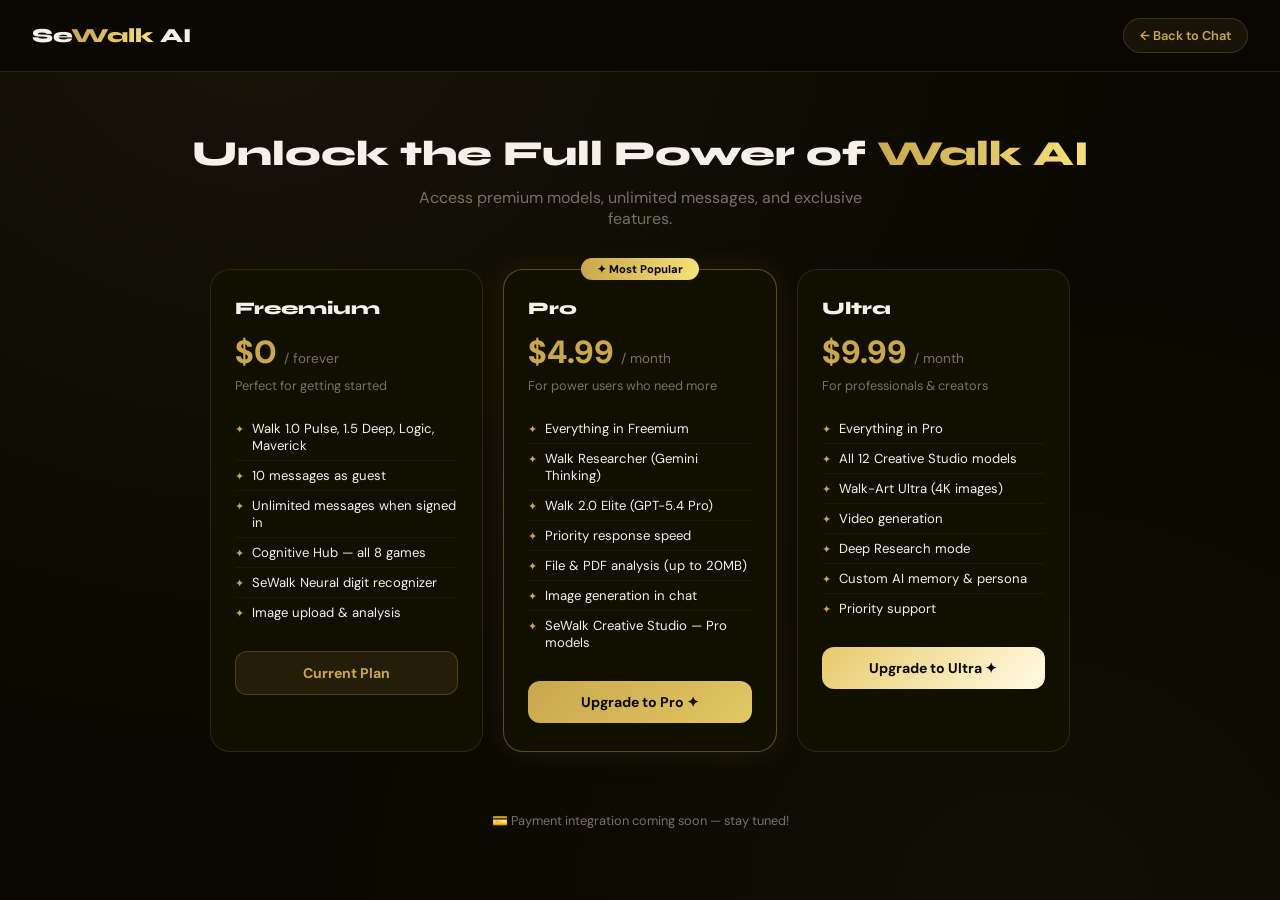
<file: public/upgrade.html>
<!DOCTYPE html>
<html lang="en">
<head>
<meta charset="UTF-8"/>
<meta name="viewport" content="width=device-width, initial-scale=1.0"/>
<title>Upgrade — SeWalk AI</title>
<link rel="preconnect" href="https://fonts.googleapis.com"/>
<link href="https://fonts.googleapis.com/css2?family=DM+Sans:wght@400;500;600&family=Syne:wght@700;800&display=swap" rel="stylesheet"/>
<style>
*,*::before,*::after{box-sizing:border-box;margin:0;padding:0;}
:root{--bg:#0a0800;--surface:#110f00;--border:rgba(201,168,76,0.15);--text:#f5f0e8;--muted:#7a7060;--accent:#c9a84c;}
body{font-family:'DM Sans',sans-serif;background:var(--bg);color:var(--text);min-height:100vh;
  background-image:radial-gradient(ellipse at 20% 0%,rgba(201,168,76,0.07) 0%,transparent 60%),
                   radial-gradient(ellipse at 80% 100%,rgba(201,168,76,0.04) 0%,transparent 50%);}
header{display:flex;align-items:center;justify-content:space-between;padding:18px 32px;
  border-bottom:1px solid var(--border);background:rgba(10,8,0,0.92);backdrop-filter:blur(20px);}
.logo{font-family:'Syne',sans-serif;font-weight:800;font-size:1.25rem;}
.logo span{background:linear-gradient(90deg,#c9a84c,#f5e17a,#c9a84c);background-size:200% auto;
  -webkit-background-clip:text;-webkit-text-fill-color:transparent;background-clip:text;
  animation:shimmer 4s linear infinite;}
@keyframes shimmer{to{background-position:200% center;}}
.back-btn{background:rgba(201,168,76,0.08);border:1px solid rgba(201,168,76,0.2);color:var(--accent);
  padding:8px 16px;border-radius:99px;font-size:0.8rem;font-weight:600;cursor:pointer;
  font-family:'DM Sans',sans-serif;text-decoration:none;transition:all 0.2s;}
.back-btn:hover{background:rgba(201,168,76,0.15);}
.hero{text-align:center;padding:60px 20px 40px;}
.hero h1{font-family:'Syne',sans-serif;font-size:2.2rem;font-weight:800;margin-bottom:12px;}
.hero h1 span{background:linear-gradient(90deg,#c9a84c,#f5e17a);-webkit-background-clip:text;
  -webkit-text-fill-color:transparent;background-clip:text;}
.hero p{color:var(--muted);font-size:1rem;max-width:480px;margin:0 auto;}
.plans{display:flex;gap:20px;justify-content:center;flex-wrap:wrap;padding:0 20px 60px;max-width:900px;margin:0 auto;}
.plan{background:var(--surface);border:1px solid var(--border);border-radius:20px;padding:28px 24px;
  flex:1;min-width:240px;max-width:280px;position:relative;transition:all 0.3s;}
.plan:hover{border-color:rgba(201,168,76,0.3);box-shadow:0 8px 40px rgba(0,0,0,0.4);}
.plan.popular{border-color:rgba(201,168,76,0.4);box-shadow:0 0 30px rgba(201,168,76,0.1);}
.popular-badge{position:absolute;top:-12px;left:50%;transform:translateX(-50%);
  background:linear-gradient(90deg,#c9a84c,#f5e17a);color:#0a0800;
  padding:4px 16px;border-radius:99px;font-size:0.7rem;font-weight:800;white-space:nowrap;}
.plan-name{font-family:'Syne',sans-serif;font-weight:800;font-size:1.1rem;margin-bottom:4px;}
.plan-price{font-size:2rem;font-weight:800;color:var(--accent);margin:12px 0 4px;}
.plan-price span{font-size:0.85rem;font-weight:400;color:var(--muted);}
.plan-desc{font-size:0.8rem;color:var(--muted);margin-bottom:20px;}
.plan-features{list-style:none;margin-bottom:24px;}
.plan-features li{font-size:0.82rem;color:var(--text);padding:6px 0;
  border-bottom:1px solid rgba(201,168,76,0.06);display:flex;gap:8px;align-items:flex-start;}
.plan-features li:last-child{border-bottom:none;}
.plan-features li::before{content:'✦';color:var(--accent);font-size:0.7rem;margin-top:2px;flex-shrink:0;}
.plan-btn{width:100%;padding:12px;border-radius:12px;font-weight:700;font-size:0.88rem;
  cursor:pointer;font-family:'DM Sans',sans-serif;transition:all 0.2s;border:none;}
.plan-btn.free{background:rgba(201,168,76,0.1);border:1px solid rgba(201,168,76,0.25);color:var(--accent);}
.plan-btn.pro{background:linear-gradient(135deg,#c9a84c,#f5e17a);color:#0a0800;
  animation:shimmer 3s linear infinite;background-size:200% auto;}
.plan-btn.ultra{background:linear-gradient(135deg,#e8c96a,#fff8dc,#c9a84c);color:#0a0800;
  background-size:200% auto;animation:shimmer 2s linear infinite;}
.plan-btn:hover{transform:scale(1.02);box-shadow:0 4px 20px rgba(201,168,76,0.3);}
.coming-soon{text-align:center;color:var(--muted);font-size:0.8rem;padding-bottom:40px;}
</style>
</head>
<body>
<header>
  <div class="logo">Se<span>Walk</span> AI</div>
  <a href="index.html" class="back-btn">← Back to Chat</a>
</header>
<div class="hero">
  <h1>Unlock the Full Power of <span>Walk AI</span></h1>
  <p>Access premium models, unlimited messages, and exclusive features.</p>
</div>
<div class="plans">
  <div class="plan">
    <div class="plan-name">Freemium</div>
    <div class="plan-price">$0 <span>/ forever</span></div>
    <div class="plan-desc">Perfect for getting started</div>
    <ul class="plan-features">
      <li>Walk 1.0 Pulse, 1.5 Deep, Logic, Maverick</li>
      <li>10 messages as guest</li>
      <li>Unlimited messages when signed in</li>
      <li>Cognitive Hub — all 8 games</li>
      <li>SeWalk Neural digit recognizer</li>
      <li>Image upload & analysis</li>
    </ul>
    <button class="plan-btn free" onclick="window.location.href='index.html'">Current Plan</button>
  </div>
  <div class="plan popular">
    <div class="popular-badge">✦ Most Popular</div>
    <div class="plan-name">Pro</div>
    <div class="plan-price">$4.99 <span>/ month</span></div>
    <div class="plan-desc">For power users who need more</div>
    <ul class="plan-features">
      <li>Everything in Freemium</li>
      <li>Walk Researcher (Gemini Thinking)</li>
      <li>Walk 2.0 Elite (GPT-5.4 Pro)</li>
      <li>Priority response speed</li>
      <li>File & PDF analysis (up to 20MB)</li>
      <li>Image generation in chat</li>
      <li>SeWalk Creative Studio — Pro models</li>
    </ul>
    <button class="plan-btn pro">Upgrade to Pro ✦</button>
  </div>
  <div class="plan">
    <div class="plan-name">Ultra</div>
    <div class="plan-price">$9.99 <span>/ month</span></div>
    <div class="plan-desc">For professionals & creators</div>
    <ul class="plan-features">
      <li>Everything in Pro</li>
      <li>All 12 Creative Studio models</li>
      <li>Walk-Art Ultra (4K images)</li>
      <li>Video generation</li>
      <li>Deep Research mode</li>
      <li>Custom AI memory & persona</li>
      <li>Priority support</li>
    </ul>
    <button class="plan-btn ultra">Upgrade to Ultra ✦</button>
  </div>
</div>
<div class="coming-soon">💳 Payment integration coming soon — stay tuned!</div>
</body>
</html>
</file>
